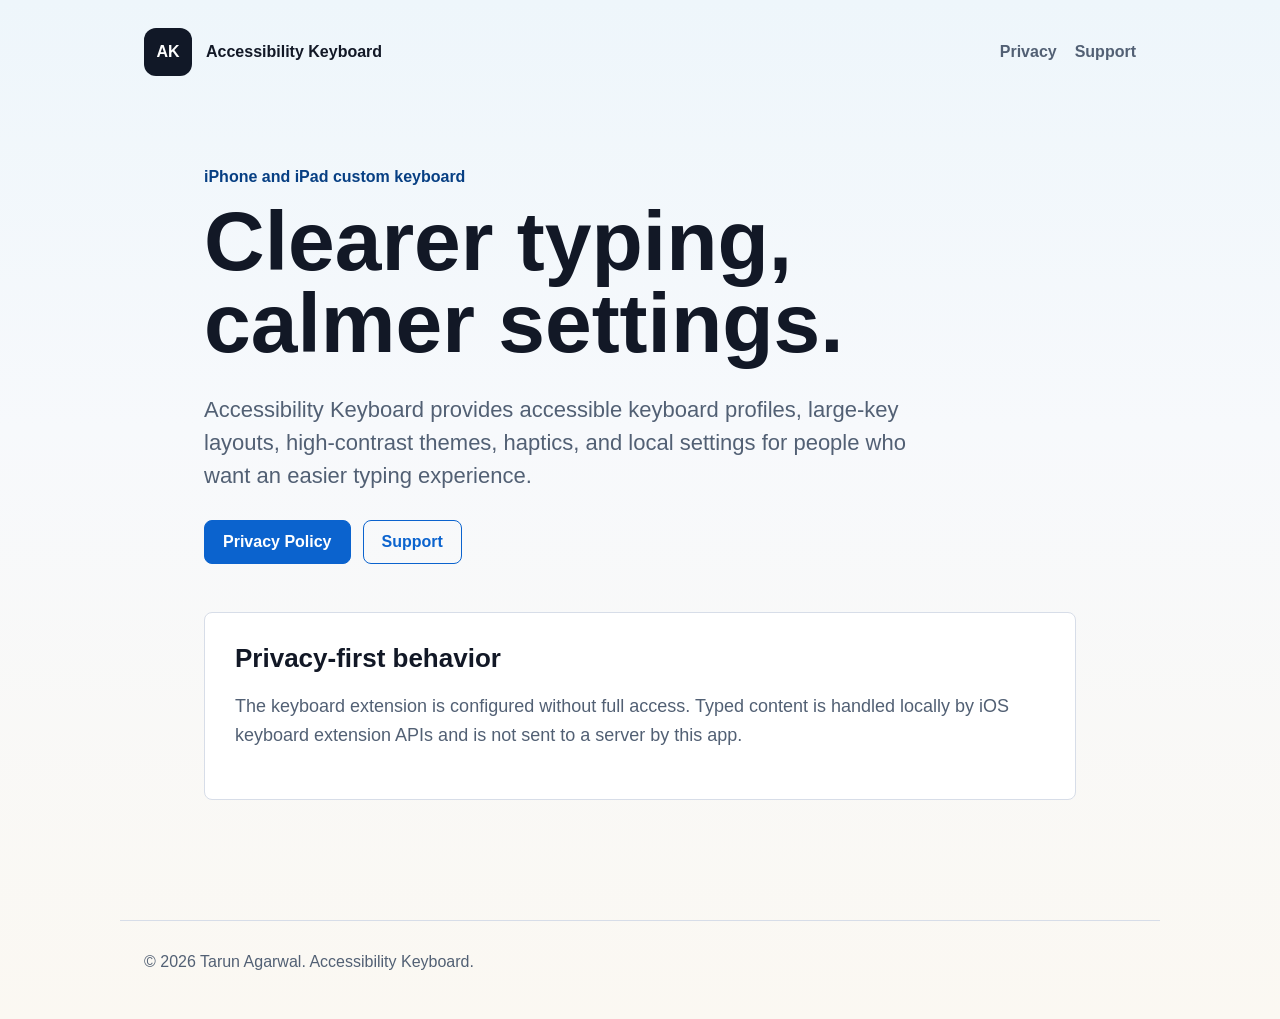
<file: index.html>
<!doctype html>
<html lang="en">
  <head>
    <meta charset="utf-8">
    <meta name="viewport" content="width=device-width, initial-scale=1">
    <title>Accessibility Keyboard</title>
    <meta name="description" content="Accessibility Keyboard support and privacy information.">
    <link rel="stylesheet" href="./styles.css">
  </head>
  <body>
    <div class="shell">
      <header class="topbar">
        <a class="brand" href="./">
          <span class="mark">AK</span>
          <span>Accessibility Keyboard</span>
        </a>
        <nav class="nav" aria-label="Site">
          <a href="./privacy/">Privacy</a>
          <a href="./support/">Support</a>
        </nav>
      </header>
      <main class="page">
        <section class="hero">
          <p class="eyebrow">iPhone and iPad custom keyboard</p>
          <h1>Clearer typing, calmer settings.</h1>
          <p class="lede">Accessibility Keyboard provides accessible keyboard profiles, large-key layouts, high-contrast themes, haptics, and local settings for people who want an easier typing experience.</p>
          <div class="actions">
            <a class="button" href="./privacy/">Privacy Policy</a>
            <a class="button secondary" href="./support/">Support</a>
          </div>
        </section>
        <section class="panel">
          <h2>Privacy-first behavior</h2>
          <p>The keyboard extension is configured without full access. Typed content is handled locally by iOS keyboard extension APIs and is not sent to a server by this app.</p>
        </section>
      </main>
      <footer class="footer">© 2026 Tarun Agarwal. Accessibility Keyboard.</footer>
    </div>
  </body>
</html>
</file>
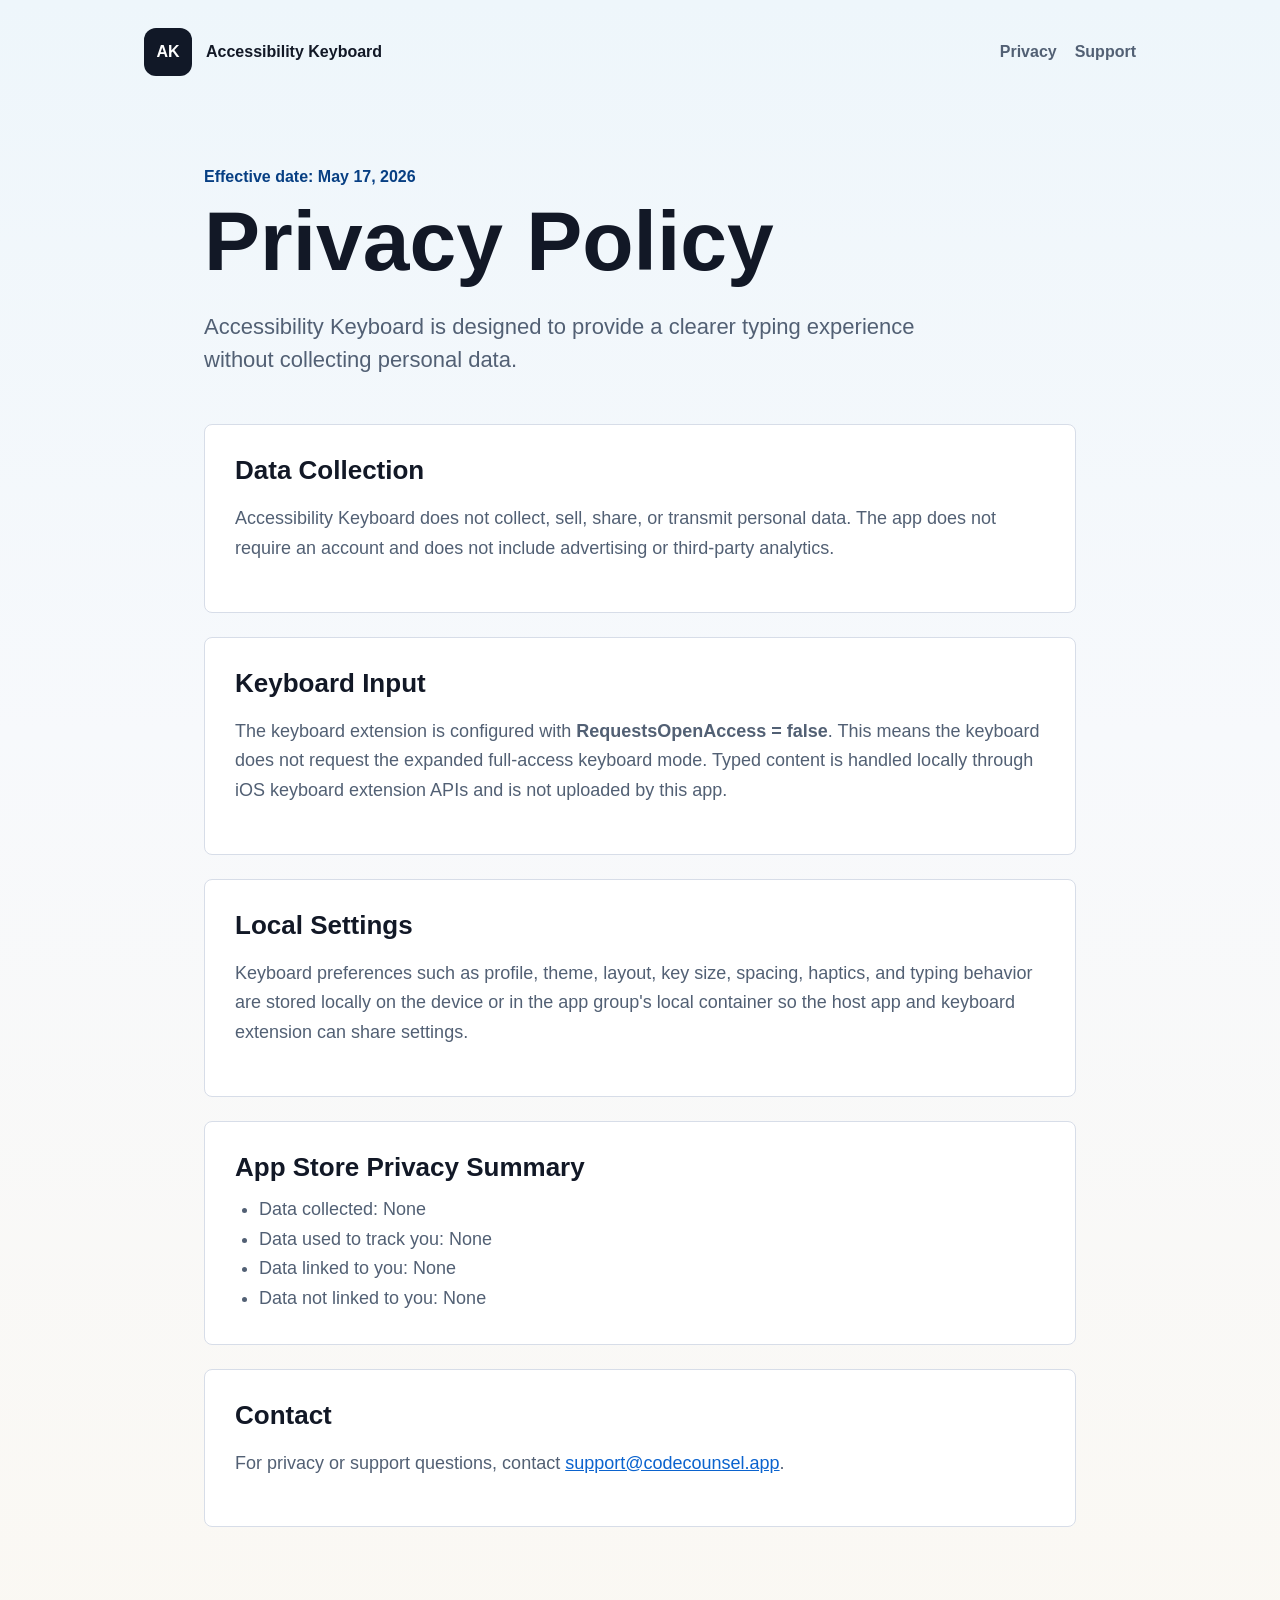
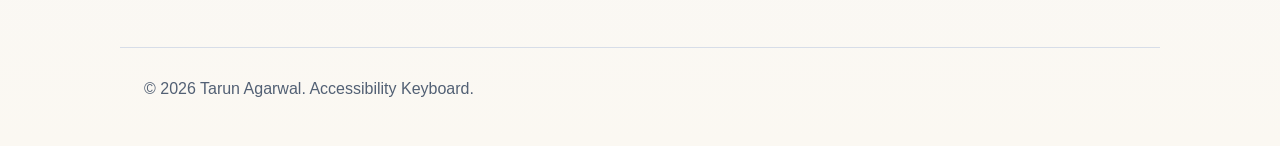
<file: privacy/index.html>
<!doctype html>
<html lang="en">
  <head>
    <meta charset="utf-8">
    <meta name="viewport" content="width=device-width, initial-scale=1">
    <title>Privacy Policy - Accessibility Keyboard</title>
    <meta name="description" content="Privacy policy for Accessibility Keyboard.">
    <link rel="stylesheet" href="../styles.css">
  </head>
  <body>
    <div class="shell">
      <header class="topbar">
        <a class="brand" href="../">
          <span class="mark">AK</span>
          <span>Accessibility Keyboard</span>
        </a>
        <nav class="nav" aria-label="Site">
          <a href="../privacy/">Privacy</a>
          <a href="../support/">Support</a>
        </nav>
      </header>
      <main class="page">
        <section class="hero">
          <p class="eyebrow">Effective date: May 17, 2026</p>
          <h1>Privacy Policy</h1>
          <p class="lede">Accessibility Keyboard is designed to provide a clearer typing experience without collecting personal data.</p>
        </section>
        <section class="panel">
          <h2>Data Collection</h2>
          <p>Accessibility Keyboard does not collect, sell, share, or transmit personal data. The app does not require an account and does not include advertising or third-party analytics.</p>
        </section>
        <section class="panel">
          <h2>Keyboard Input</h2>
          <p>The keyboard extension is configured with <strong>RequestsOpenAccess = false</strong>. This means the keyboard does not request the expanded full-access keyboard mode. Typed content is handled locally through iOS keyboard extension APIs and is not uploaded by this app.</p>
        </section>
        <section class="panel">
          <h2>Local Settings</h2>
          <p>Keyboard preferences such as profile, theme, layout, key size, spacing, haptics, and typing behavior are stored locally on the device or in the app group's local container so the host app and keyboard extension can share settings.</p>
        </section>
        <section class="panel">
          <h2>App Store Privacy Summary</h2>
          <ul>
            <li>Data collected: None</li>
            <li>Data used to track you: None</li>
            <li>Data linked to you: None</li>
            <li>Data not linked to you: None</li>
          </ul>
        </section>
        <section class="panel">
          <h2>Contact</h2>
          <p>For privacy or support questions, contact <a href="mailto:support@codecounsel.app">support@codecounsel.app</a>.</p>
        </section>
      </main>
      <footer class="footer">© 2026 Tarun Agarwal. Accessibility Keyboard.</footer>
    </div>
  </body>
</html>
</file>
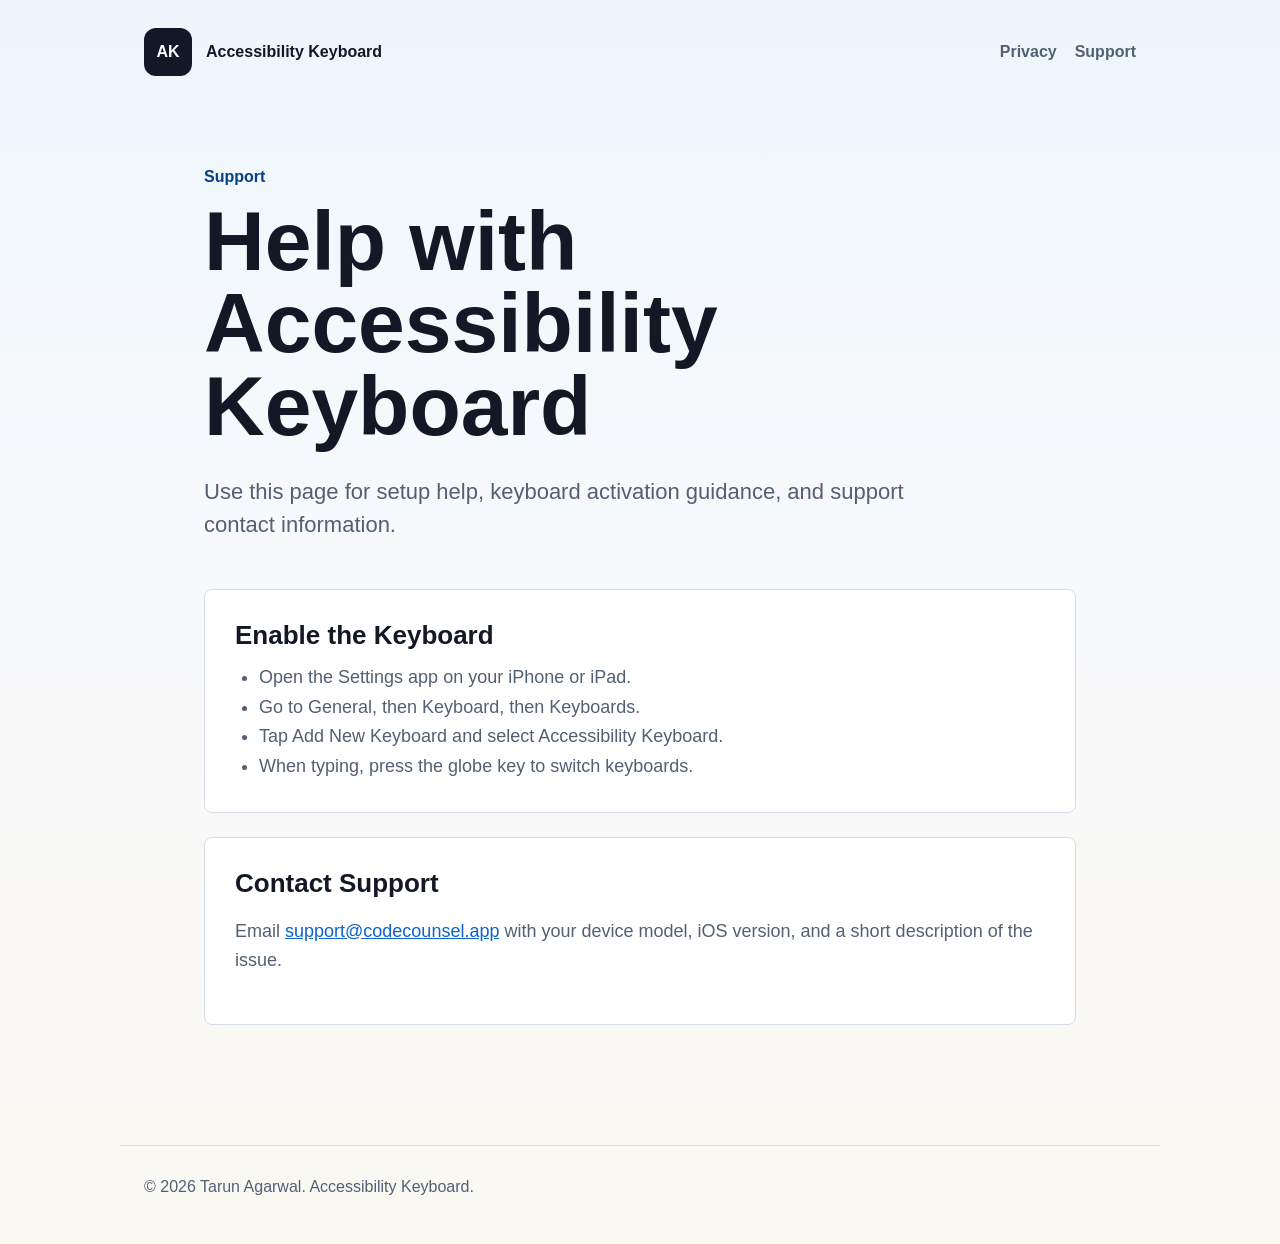
<file: support/index.html>
<!doctype html>
<html lang="en">
  <head>
    <meta charset="utf-8">
    <meta name="viewport" content="width=device-width, initial-scale=1">
    <title>Support - Accessibility Keyboard</title>
    <meta name="description" content="Support information for Accessibility Keyboard.">
    <link rel="stylesheet" href="../styles.css">
  </head>
  <body>
    <div class="shell">
      <header class="topbar">
        <a class="brand" href="../">
          <span class="mark">AK</span>
          <span>Accessibility Keyboard</span>
        </a>
        <nav class="nav" aria-label="Site">
          <a href="../privacy/">Privacy</a>
          <a href="../support/">Support</a>
        </nav>
      </header>
      <main class="page">
        <section class="hero">
          <p class="eyebrow">Support</p>
          <h1>Help with Accessibility Keyboard</h1>
          <p class="lede">Use this page for setup help, keyboard activation guidance, and support contact information.</p>
        </section>
        <section class="panel">
          <h2>Enable the Keyboard</h2>
          <ul>
            <li>Open the Settings app on your iPhone or iPad.</li>
            <li>Go to General, then Keyboard, then Keyboards.</li>
            <li>Tap Add New Keyboard and select Accessibility Keyboard.</li>
            <li>When typing, press the globe key to switch keyboards.</li>
          </ul>
        </section>
        <section class="panel">
          <h2>Contact Support</h2>
          <p>Email <a href="mailto:support@codecounsel.app">support@codecounsel.app</a> with your device model, iOS version, and a short description of the issue.</p>
        </section>
      </main>
      <footer class="footer">© 2026 Tarun Agarwal. Accessibility Keyboard.</footer>
    </div>
  </body>
</html>
</file>
<file: styles.css>
:root {
  color-scheme: light;
  --ink: #121826;
  --muted: #526074;
  --line: #d7dde8;
  --paper: #ffffff;
  --wash: #eef6fb;
  --accent: #0b63ce;
  --accent-strong: #073f83;
}

* {
  box-sizing: border-box;
}

html {
  font-family: -apple-system, BlinkMacSystemFont, "SF Pro Text", "Segoe UI", sans-serif;
  background: #f7f9fc;
  color: var(--ink);
}

body {
  margin: 0;
}

a {
  color: var(--accent);
}

.shell {
  min-height: 100vh;
  background:
    linear-gradient(180deg, var(--wash) 0%, #f7f9fc 42%, #fbf8f2 100%);
}

.topbar {
  display: flex;
  align-items: center;
  justify-content: space-between;
  gap: 24px;
  max-width: 1040px;
  margin: 0 auto;
  padding: 28px 24px;
}

.brand {
  display: flex;
  align-items: center;
  gap: 14px;
  text-decoration: none;
  color: var(--ink);
  font-weight: 700;
}

.mark {
  display: grid;
  place-items: center;
  width: 48px;
  height: 48px;
  border-radius: 12px;
  background: #111827;
  color: white;
  letter-spacing: 0;
}

.nav {
  display: flex;
  gap: 18px;
}

.nav a {
  color: var(--muted);
  text-decoration: none;
  font-weight: 600;
}

.page {
  max-width: 920px;
  margin: 0 auto;
  padding: 64px 24px 96px;
}

.hero {
  margin-bottom: 48px;
}

.eyebrow {
  margin: 0 0 14px;
  color: var(--accent-strong);
  font-weight: 700;
  letter-spacing: 0;
}

h1 {
  margin: 0;
  max-width: 780px;
  font-size: clamp(44px, 8vw, 84px);
  line-height: 0.98;
  letter-spacing: 0;
}

.lede {
  max-width: 720px;
  margin: 28px 0 0;
  color: var(--muted);
  font-size: 22px;
  line-height: 1.5;
}

.panel {
  background: var(--paper);
  border: 1px solid var(--line);
  border-radius: 8px;
  padding: 30px;
  margin: 24px 0;
}

.panel h2 {
  margin: 0 0 12px;
  font-size: 26px;
  letter-spacing: 0;
}

.panel p,
.panel li {
  color: var(--muted);
  font-size: 18px;
  line-height: 1.65;
}

.panel ul {
  margin: 12px 0 0;
  padding-left: 24px;
}

.actions {
  display: flex;
  flex-wrap: wrap;
  gap: 12px;
  margin-top: 28px;
}

.button {
  display: inline-flex;
  align-items: center;
  justify-content: center;
  min-height: 44px;
  padding: 0 18px;
  border: 1px solid var(--accent);
  border-radius: 8px;
  color: white;
  background: var(--accent);
  text-decoration: none;
  font-weight: 700;
}

.button.secondary {
  color: var(--accent);
  background: transparent;
}

.footer {
  max-width: 1040px;
  margin: 0 auto;
  padding: 32px 24px 48px;
  color: var(--muted);
  border-top: 1px solid var(--line);
}

@media (max-width: 640px) {
  .topbar {
    align-items: flex-start;
    flex-direction: column;
  }

  .page {
    padding-top: 36px;
  }

  .panel {
    padding: 22px;
  }
}
</file>
